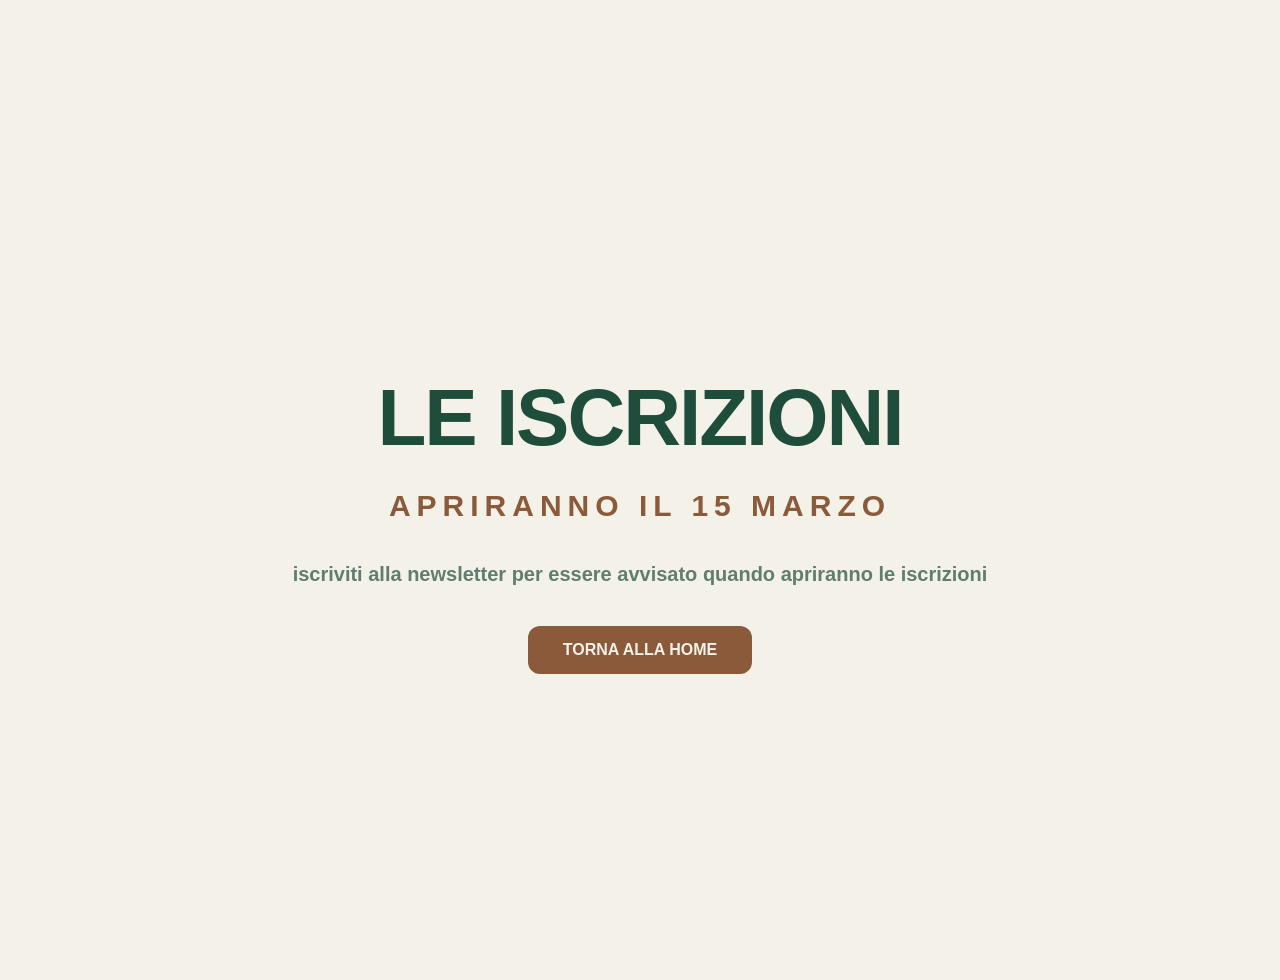
<file: iscrizioni.html>
<!DOCTYPE html>
<html lang="it">

<head>

<meta charset="UTF-8">
<meta name="viewport" content="width=device-width, initial-scale=1.0">

<title>Panda a Pandino - Iscrizioni</title>

<link rel="stylesheet" href="css/iscrizioni.css">

</head>

<body>

<section class="coming">

<div class="coming-container">

<h1>LE ISCRIZIONI</h1>

<h2>APRIRANNO IL 15 MARZO</h2>

<p class="subtitle">
iscriviti alla newsletter per essere avvisato quando apriranno le iscrizioni
</p>

<a href="index.html" class="back-btn">
TORNA ALLA HOME
</a>

</div>

</section>

</body>

</html>
</file>
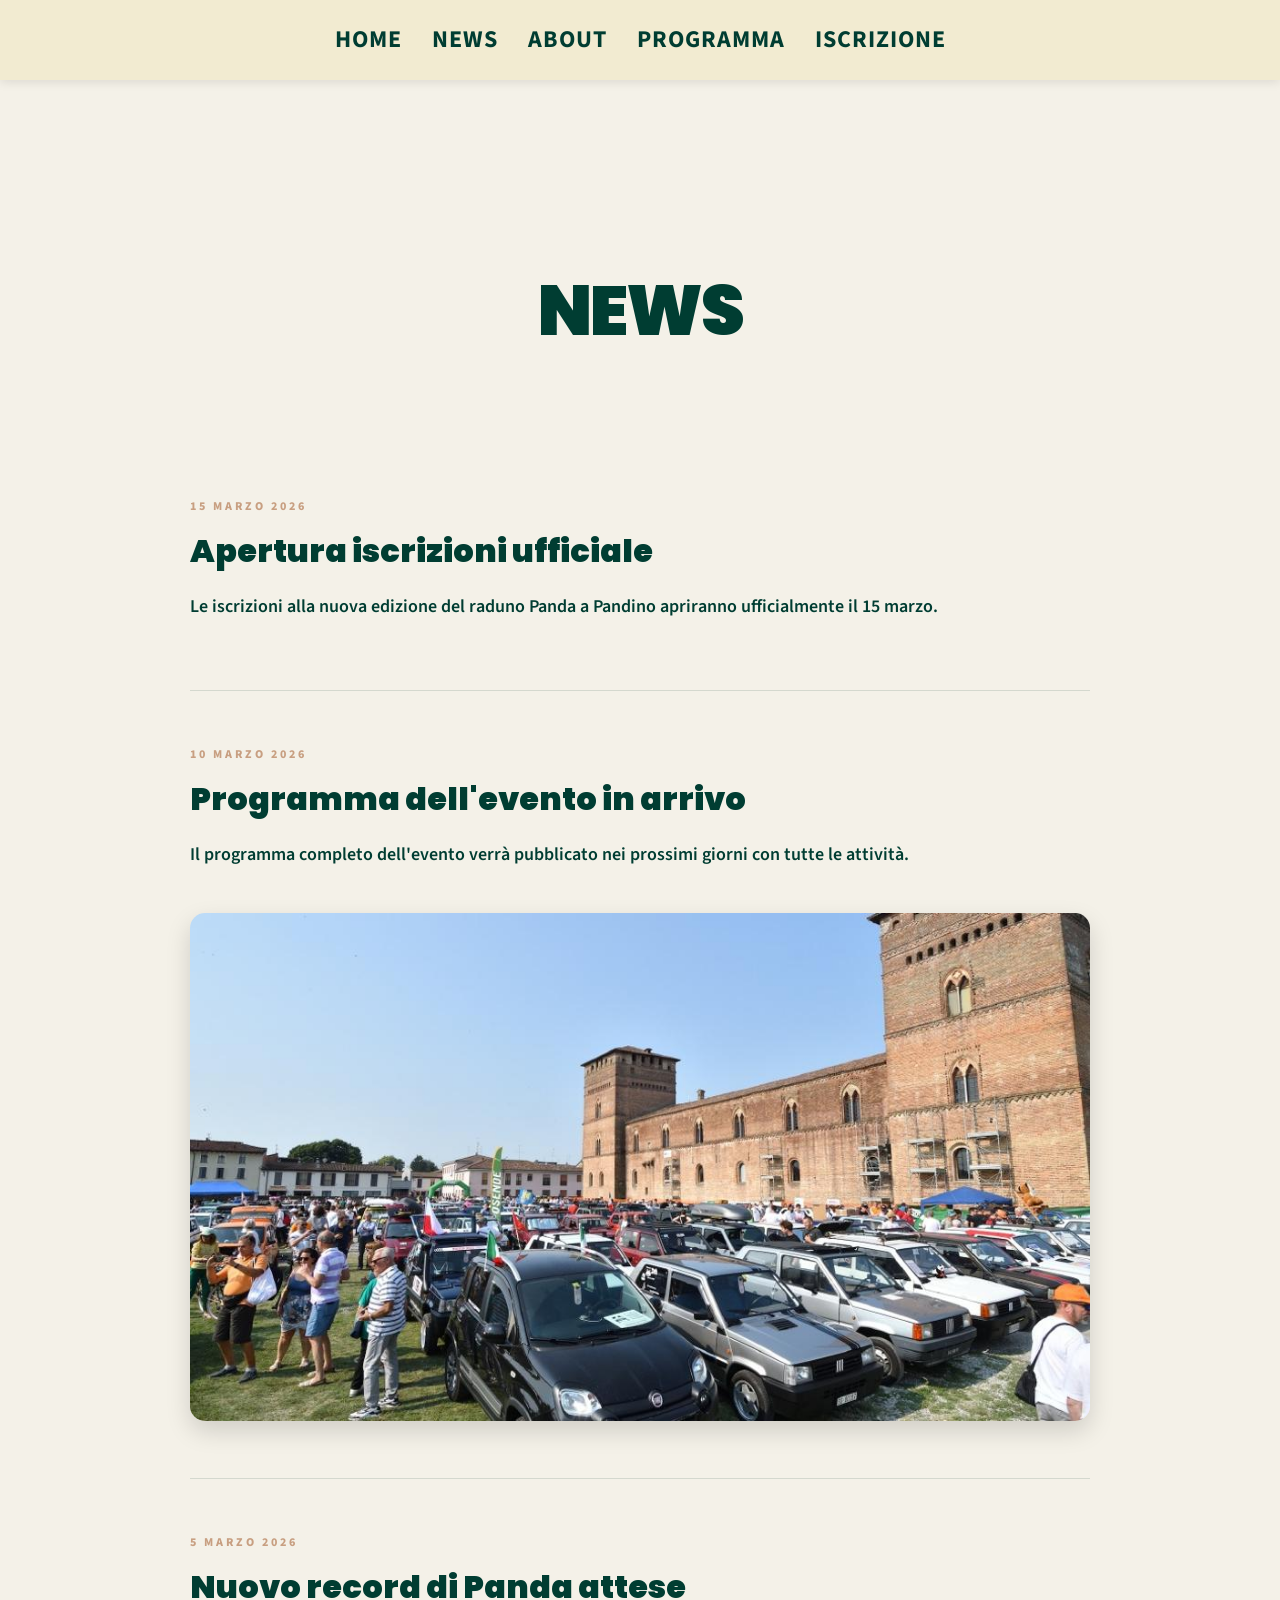
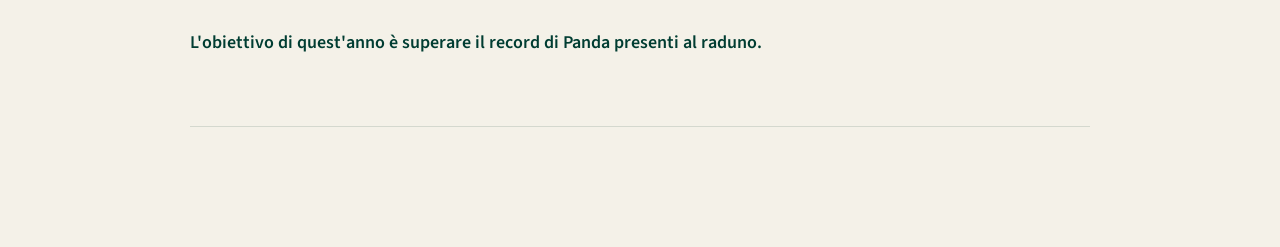
<file: news.html>
<!DOCTYPE html>
<html lang="it">

<head>

    <meta charset="UTF-8">
    <meta name="viewport" content="width=device-width, initial-scale=1.0">

    <title>News</title>

    <link rel="stylesheet" href="css/news.css">

</head>

<body>

    <!--NAVBAR-->
    <header class="navbar">
        <nav class="nav-container">
            <div class="nav-links">
                <a href="index.html">home</a>
                <a href="news.html">news</a>
                <a href="#missione">about</a>
                <a href="#">programma</a>
                <a href="iscrizioni.html">iscrizione</a>
            </div>
        </nav>
    </header>


    <section class="news">

        <div class="news-container">

            <h1 class="news-title">NEWS</h1>

            <article class="news-item">

                <span class="news-date">15 Marzo 2026</span>

                <h2>Apertura iscrizioni ufficiale</h2>

                <p>
                    Le iscrizioni alla nuova edizione del raduno Panda a Pandino apriranno ufficialmente il 15 marzo.
                </p>

            </article>


            <article class="news-item">

                <span class="news-date">10 Marzo 2026</span>

                <h2>Programma dell'evento in arrivo</h2>

                <p>
                    Il programma completo dell'evento verrà pubblicato nei prossimi giorni con tutte le attività.
                </p>

                <img src="source/panda-bg.jpeg" alt="Panda a Pandino" class="news-image">

            </article>


            <article class="news-item">

                <span class="news-date">5 Marzo 2026</span>

                <h2>Nuovo record di Panda attese</h2>

                <p>
                    L'obiettivo di quest'anno è superare il record di Panda presenti al raduno.
                </p>

            </article>

        </div>

    </section>
</body>

</html>
</file>
<file: css/iscrizioni.css>
body{
    margin:0;
    font-family:sans-serif;
    background:#f4f1e8;
    }
    
    .coming{
    min-height:100vh;
    display:flex;
    align-items:center;
    justify-content:center;
    text-align:center;
    padding:40px;
    }
    
    .coming-container{
    max-width:700px;
    }
    
    .coming h1{
    font-size:80px;
    font-weight:900;
    color:#1f4d3b;
    margin-bottom:10px;
    letter-spacing:-2px;
    }
    
    .coming h2{
    font-size:30px;
    color:#8a5a3b;
    letter-spacing:6px;
    margin-bottom:40px;
    }
    
    .subtitle{
    font-size:20px;
    color:rgba(31,77,59,0.7);
    font-weight:700;
    margin-bottom:40px;
    }
    
    .back-btn{
    display:inline-block;
    padding:15px 35px;
    background:#8a5a3b;
    color:#f4f1e8;
    text-decoration:none;
    font-weight:800;
    border-radius:12px;
    transition:0.3s;
    }
    
    .back-btn:hover{
    background:#1f4d3b;
    }
</file>
<file: css/news.css>
/*font*/
@import url('https://fonts.googleapis.com/css2?family=Poppins:wght@400;600;700;900&family=Source+Sans+Pro:wght@300;400;600;700&display=swap');

/*colori */
:root {
  --brand-green: #003D32;
  --brand-brown: #C89F81;
  --brand-beige: #F2EBD1;
  --brand-white: #f4f1e8;
  --brand-gray: #9AA7A9;
  --brand-sage: #A9B9AF;
  --brand-pale: #E4F4F3;
  --brand-black: #1A1A1A;
  
  --font-sans: "Source Sans Pro", sans-serif;
  --font-display: "Poppins", sans-serif;
  
  --nav-height: 80px;
}

/*settings */
* {
  box-sizing: border-box;
}

html {
  scroll-behavior: smooth;
}

body {
  margin: 0;
  padding-top: var(--nav-height);
  background-color: var(--brand-beige);
  color: var(--brand-green);
  font-family: var(--font-sans);
  line-height: 1.5;
}

h1, h2, h3, h4, .font-display {
  font-family: var(--font-display);
}



/************/
/*NAVBAR */
/************/

.navbar {
    position: fixed;
    top: 0;
    width: 100%;
    height: var(--nav-height);
    z-index: 1000;
    background: var(--brand-beige);
    box-shadow: 0 2px 10px rgba(0,0,0,0.1);
    display: flex;
    align-items: center;
  }
  
  .nav-container {
    max-width: 1200px;
    width: 100%;
    margin: auto;
    display: grid;
    align-items: center;
    padding: 0 20px;
  }
  
  .nav-links {
    display: flex;
    align-items: center;
    align-content: center;
    justify-content: center;
    gap: 30px;
  }
  
  .nav-container a {
    text-decoration: none;
    color: var(--brand-green);
    font-weight: 700;
    text-transform: uppercase;
    font-size: 24px;
    letter-spacing: 1px;
    transition: 0.3s;
  }
  
  .nav-container a:hover { 
      color: var(--brand-brown);
      transform: translateY(-3px);
   }

   
.news{
    background: var(--brand-white);
    padding:120px 20px;
    }
    
    .news-container{
    max-width:900px;
    margin:auto;
    }
    
    /* titolo */
    
    .news-title{
    font-size:70px;
    font-weight:900;
    color:var(--brand-green);
    margin-bottom:80px;
    text-align:center;
    letter-spacing:-2px;
    }
    
    /* singola news */
    
    .news-item{
    padding:50px 0;
    border-bottom:1px solid rgba(31,77,59,0.15);
    }
    
    /* data */
    
    .news-date{
    font-size:12px;
    letter-spacing:3px;
    text-transform:uppercase;
    font-weight:800;
    color:var(--brand-brown)
    }
    
    /* titolo */
    
    .news-item h2{
    font-size:32px;
    color:var(--brand-green);
    margin:10px 0 15px;
    font-weight:900;
    }
    
    /* testo */
    
    .news-item p{
    font-size:18px;
    color: var(--brand-green);
    line-height:1.6;
    font-weight:600;
    }
    
    /* immagine */
    
    .news-item img{
    width:100%;
    margin-top:25px;
    border-radius:15px;
    box-shadow:0 10px 25px rgba(0,0,0,0.15);
    }
    
    /* responsive */
    
    @media(max-width:768px){
    
    .news-title{
    font-size:40px;
    }
    
    .news-item h2{
    font-size:24px;
    }
    
    .news-item p{
    font-size:16px;
    }
    
    }
</file>
